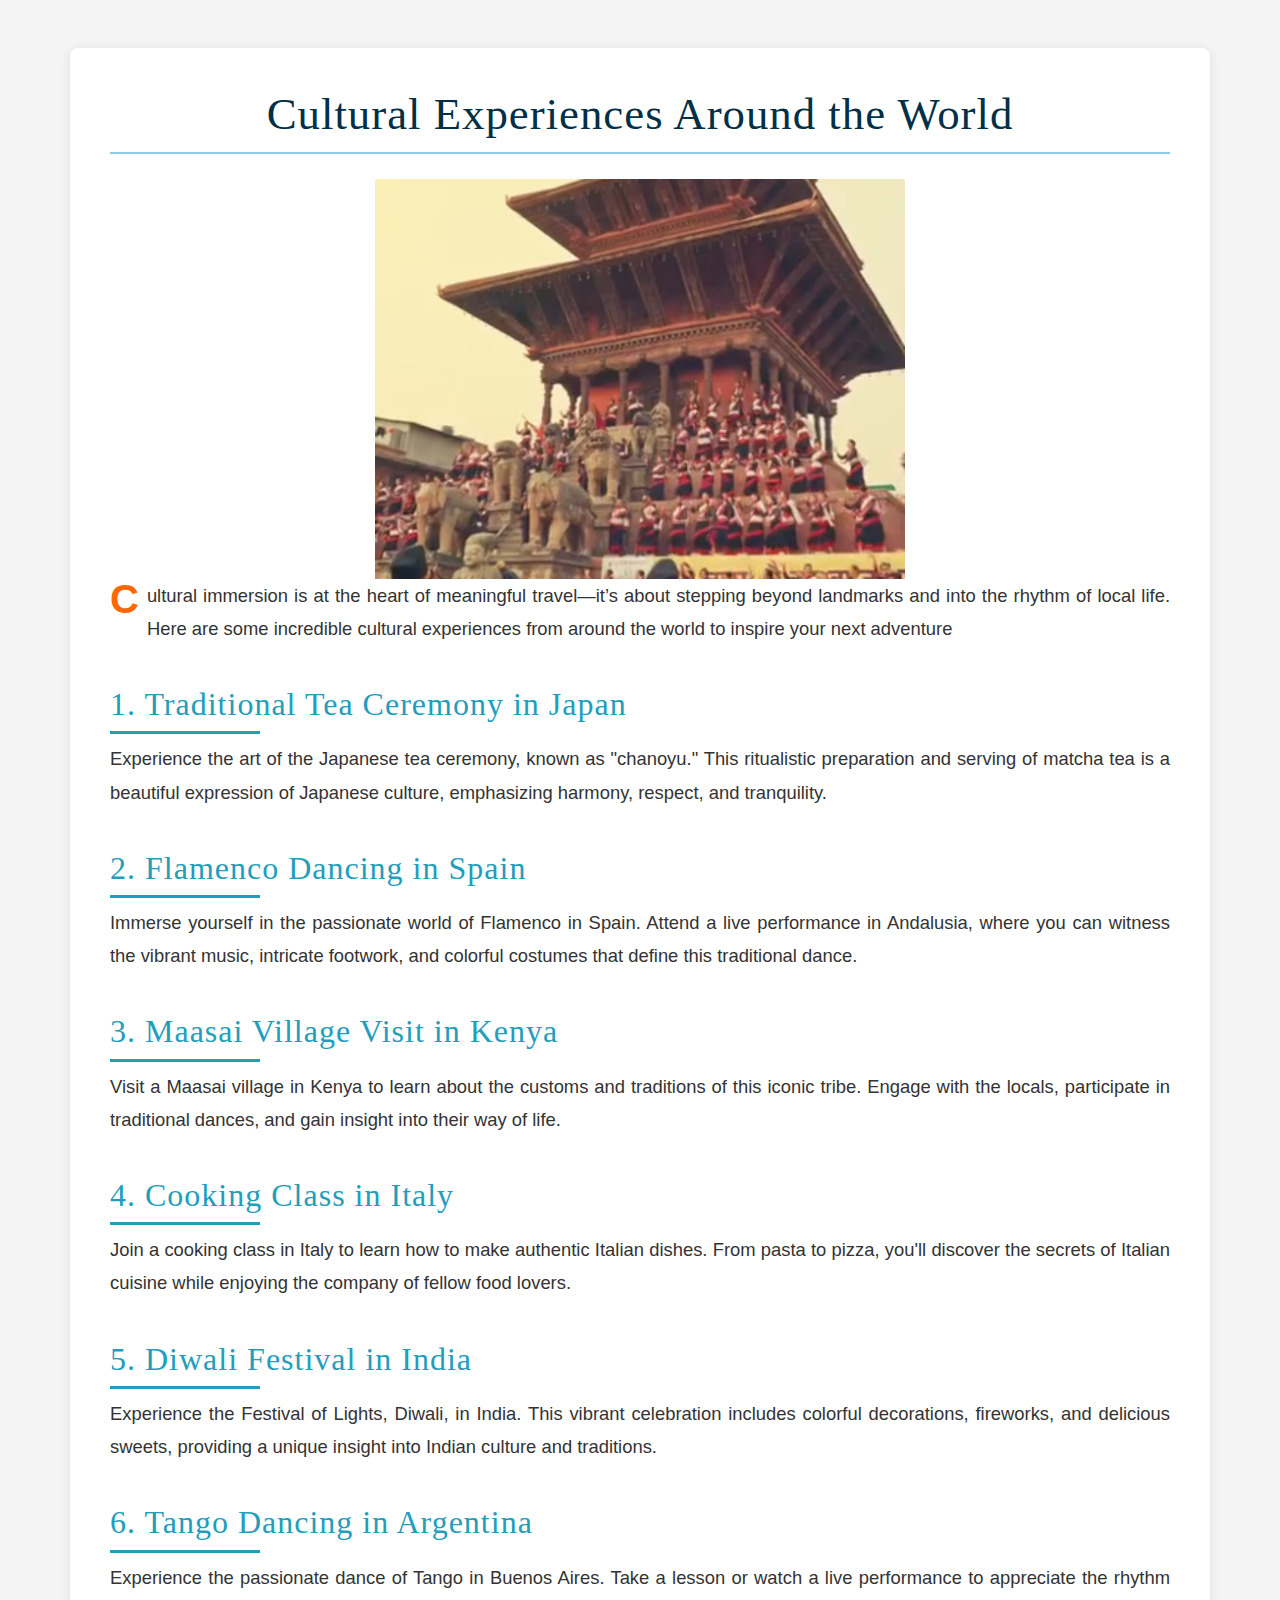
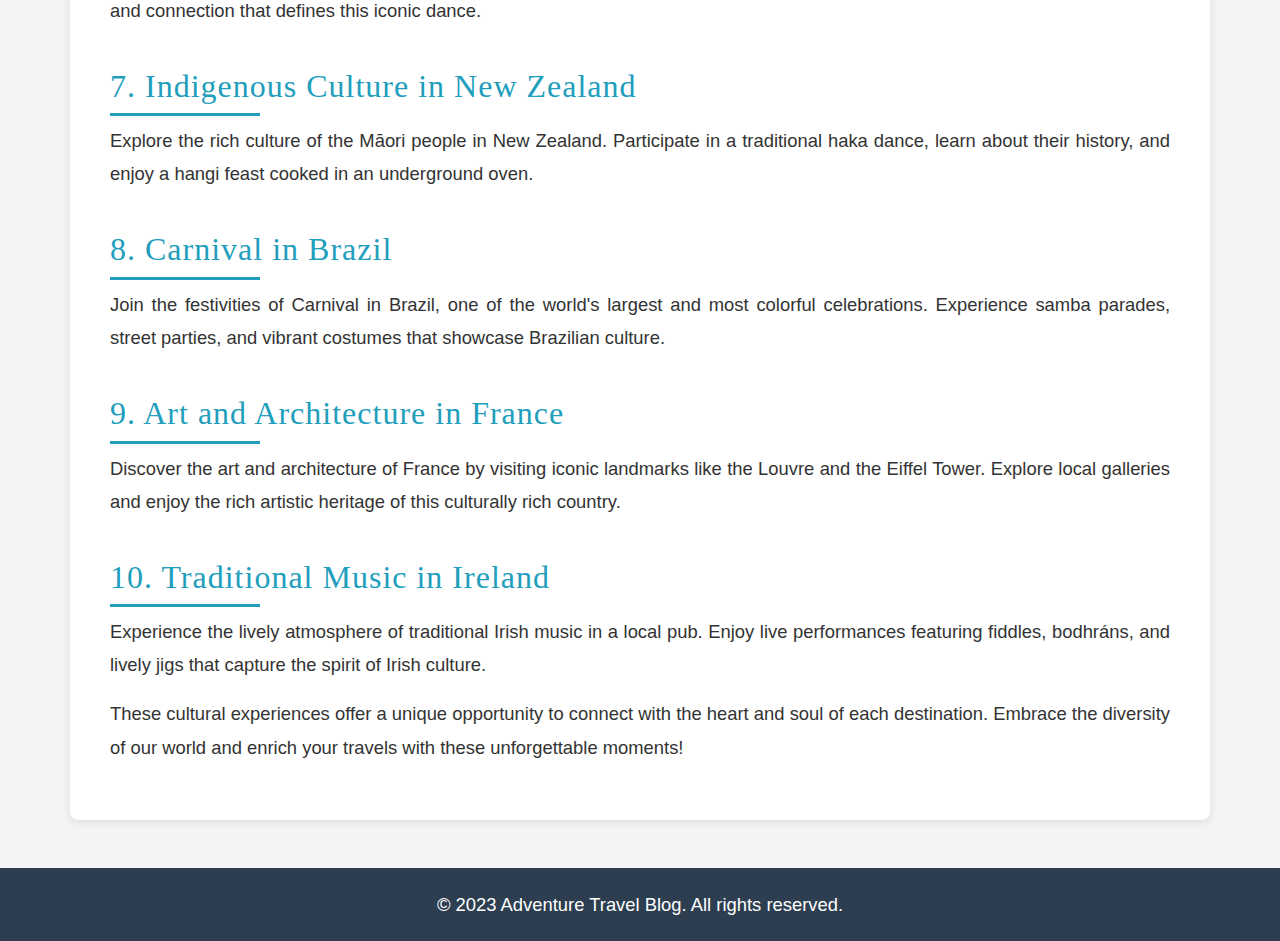
<file: cultural.html>
<!DOCTYPE html>
<html lang="en">
<head>
    <meta charset="UTF-8">
    <meta name="viewport" content="width=device-width, initial-scale=1.0">
    <title>Cultural Experiences Around the World - Adventure Travel Blog</title>
    <link rel="stylesheet" href="https://stackpath.bootstrapcdn.com/bootstrap/4.5.2/css/bootstrap.min.css">
    <style>
        body {
            font-family: 'Arial', sans-serif;
            margin: 0;
            padding: 0;
            background-color: #f4f4f4;
            color: #333;
        }

        h1,
        h2,
        h3 {
            font-family: 'Georgia', serif;
            color: #023047;
            letter-spacing: 1px;
        }

        h1 {
            font-size: 2.8rem;
            margin-bottom: 25px;
            border-bottom: 2px solid #8ecae6;
            padding-bottom: 10px;
        }

        h2 {
            font-size: 2rem;
            margin-top: 40px;
            color: #219ebc;
        }

        h3 {
            font-size: 1.4rem;
            margin-top: 20px;
            color: #126782;
        }

        p {
            font-size: 1.15rem;
            line-height: 1.8;
            color: #333333;
            text-align: justify;
        }

        ul {
            list-style-type: square;
            margin-left: 25px;
            color: #2c3e50;
            font-size: 1.05rem;
        }

        ul li {
            padding: 5px 0;
            transition: all 0.3s ease;
        }

        ul li:hover {
            color: #219ebc;
            padding-left: 8px;
        }

        strong {
            color: #ff6700;
        }

        /* Blockquote styling for tips or quotes */
        blockquote {
            font-style: italic;
            color: #555;
            border-left: 4px solid #8ecae6;
            padding-left: 15px;
            margin: 20px 0;
        }

        /* Subtle background highlight for important sections */
        .highlight-box {
            background-color: #f0f9ff;
            border-left: 4px solid #219ebc;
            padding: 20px;
            border-radius: 6px;
            margin-bottom: 25px;
        }

        /* Drop caps on first paragraph (for flair) */
        .container p:first-of-type::first-letter {
            font-size: 2.5rem;
            font-weight: bold;
            float: left;
            margin-right: 8px;
            line-height: 1;
            color: #ff6700;
        }

        /* Add underline effect to section headings */
        h2::after {
            content: '';
            display: block;
            width: 150px;
            height: 3px;
            background-color: #219ebc;
            margin-top: 8px;
        }

        /* Transition effect for paragraphs */
        p {
            transition: color 0.3s ease;
        }

        /* Animation for list appearance */
        ul li {
            opacity: 0;
            transform: translateX(-10px);
            animation: listFade 0.6s forwards;
            animation-delay: calc(var(--i) * 0.1s);
        }

        @keyframes listFade {
            to {
                opacity: 1;
                transform: translateX(0);
            }
        }


        footer {
            background-color: #2c3e50;
            color: #ffffff;
            text-align: center;
            padding: 20px 0;
            position: relative;
            bottom: 0;
            width: 100%;
        }

        footer p {
            margin: 0;
            color: #ffffff;
            text-align: center;
        }

        .container {
            padding: 40px;
            background-color: #ffffff;
            border-radius: 8px;
            box-shadow: 0 2px 10px rgba(0, 0, 0, 0.1);
        }

        .card-img-top {
            width: 50%;
            /* Make the image responsive */
            height: 400px;
            /* Set a fixed height for the images */
            object-fit: cover;
            /* Ensure the image covers the area without distortion */
            text-align: center;
        }

        .card-img-top {
            display: block;
            margin-left: auto;
            margin-right: auto;
        }
    </style>
</head>
<body>

    <!-- Blog Post Section -->
    <section id="cultural-experiences" class="py-5">
        <div class="container">
            <h1 class="text-center">Cultural Experiences Around the World</h1>
            <div class="text-center">
                <img src="9.jpg" class="card-img-top" alt="Adventure 1">
            </div> <!-- Centered Highlight Image -->
            <p>Cultural immersion is at the heart of meaningful travel—it’s about stepping beyond landmarks and into the rhythm of local life. Here are some incredible cultural experiences from around the world to inspire your next adventure</p>
            
            <h2>1. Traditional Tea Ceremony in Japan</h2>
            <p>Experience the art of the Japanese tea ceremony, known as "chanoyu." This ritualistic preparation and serving of matcha tea is a beautiful expression of Japanese culture, emphasizing harmony, respect, and tranquility.</p>

            <h2>2. Flamenco Dancing in Spain</h2>
            <p>Immerse yourself in the passionate world of Flamenco in Spain. Attend a live performance in Andalusia, where you can witness the vibrant music, intricate footwork, and colorful costumes that define this traditional dance.</p>

            <h2>3. Maasai Village Visit in Kenya</h2>
            <p>Visit a Maasai village in Kenya to learn about the customs and traditions of this iconic tribe. Engage with the locals, participate in traditional dances, and gain insight into their way of life.</p>

            <h2>4. Cooking Class in Italy</h2>
            <p>Join a cooking class in Italy to learn how to make authentic Italian dishes. From pasta to pizza, you'll discover the secrets of Italian cuisine while enjoying the company of fellow food lovers.</p>

            <h2>5. Diwali Festival in India</h2>
            <p>Experience the Festival of Lights, Diwali, in India. This vibrant celebration includes colorful decorations, fireworks, and delicious sweets, providing a unique insight into Indian culture and traditions.</p>

            <h2>6. Tango Dancing in Argentina</h2>
            <p>Experience the passionate dance of Tango in Buenos Aires. Take a lesson or watch a live performance to appreciate the rhythm and connection that defines this iconic dance.</p>

            <h2>7. Indigenous Culture in New Zealand</h2>
            <p>Explore the rich culture of the Māori people in New Zealand. Participate in a traditional haka dance, learn about their history, and enjoy a hangi feast cooked in an underground oven.</p>

            <h2>8. Carnival in Brazil</h2>
            <p>Join the festivities of Carnival in Brazil, one of the world's largest and most colorful celebrations. Experience samba parades, street parties, and vibrant costumes that showcase Brazilian culture.</p>

            <h2>9. Art and Architecture in France</h2>
            <p>Discover the art and architecture of France by visiting iconic landmarks like the Louvre and the Eiffel Tower. Explore local galleries and enjoy the rich artistic heritage of this culturally rich country.</p>

            <h2>10. Traditional Music in Ireland</h2>
            <p>Experience the lively atmosphere of traditional Irish music in a local pub. Enjoy live performances featuring fiddles, bodhráns, and lively jigs that capture the spirit of Irish culture.</p>

            <p>These cultural experiences offer a unique opportunity to connect with the heart and soul of each destination. Embrace the diversity of our world and enrich your travels with these unforgettable moments!</p>
        </div>
    </section>

    <!-- Footer -->
    <footer>
        <p>&copy; 2023 Adventure Travel Blog. All rights reserved.</p>
    </footer>

    <script src="https://code.jquery.com/jquery-3.5.1.slim.min.js"></script>
    <script src="https://cdn.jsdelivr.net/npm/@popperjs/core@2.9.2/dist/umd/popper.min.js"></script>
    <script src="https://stackpath.bootstrapcdn.com/bootstrap/4.5.2/js/bootstrap.min.js"></script>
</body>
</html>
</file>
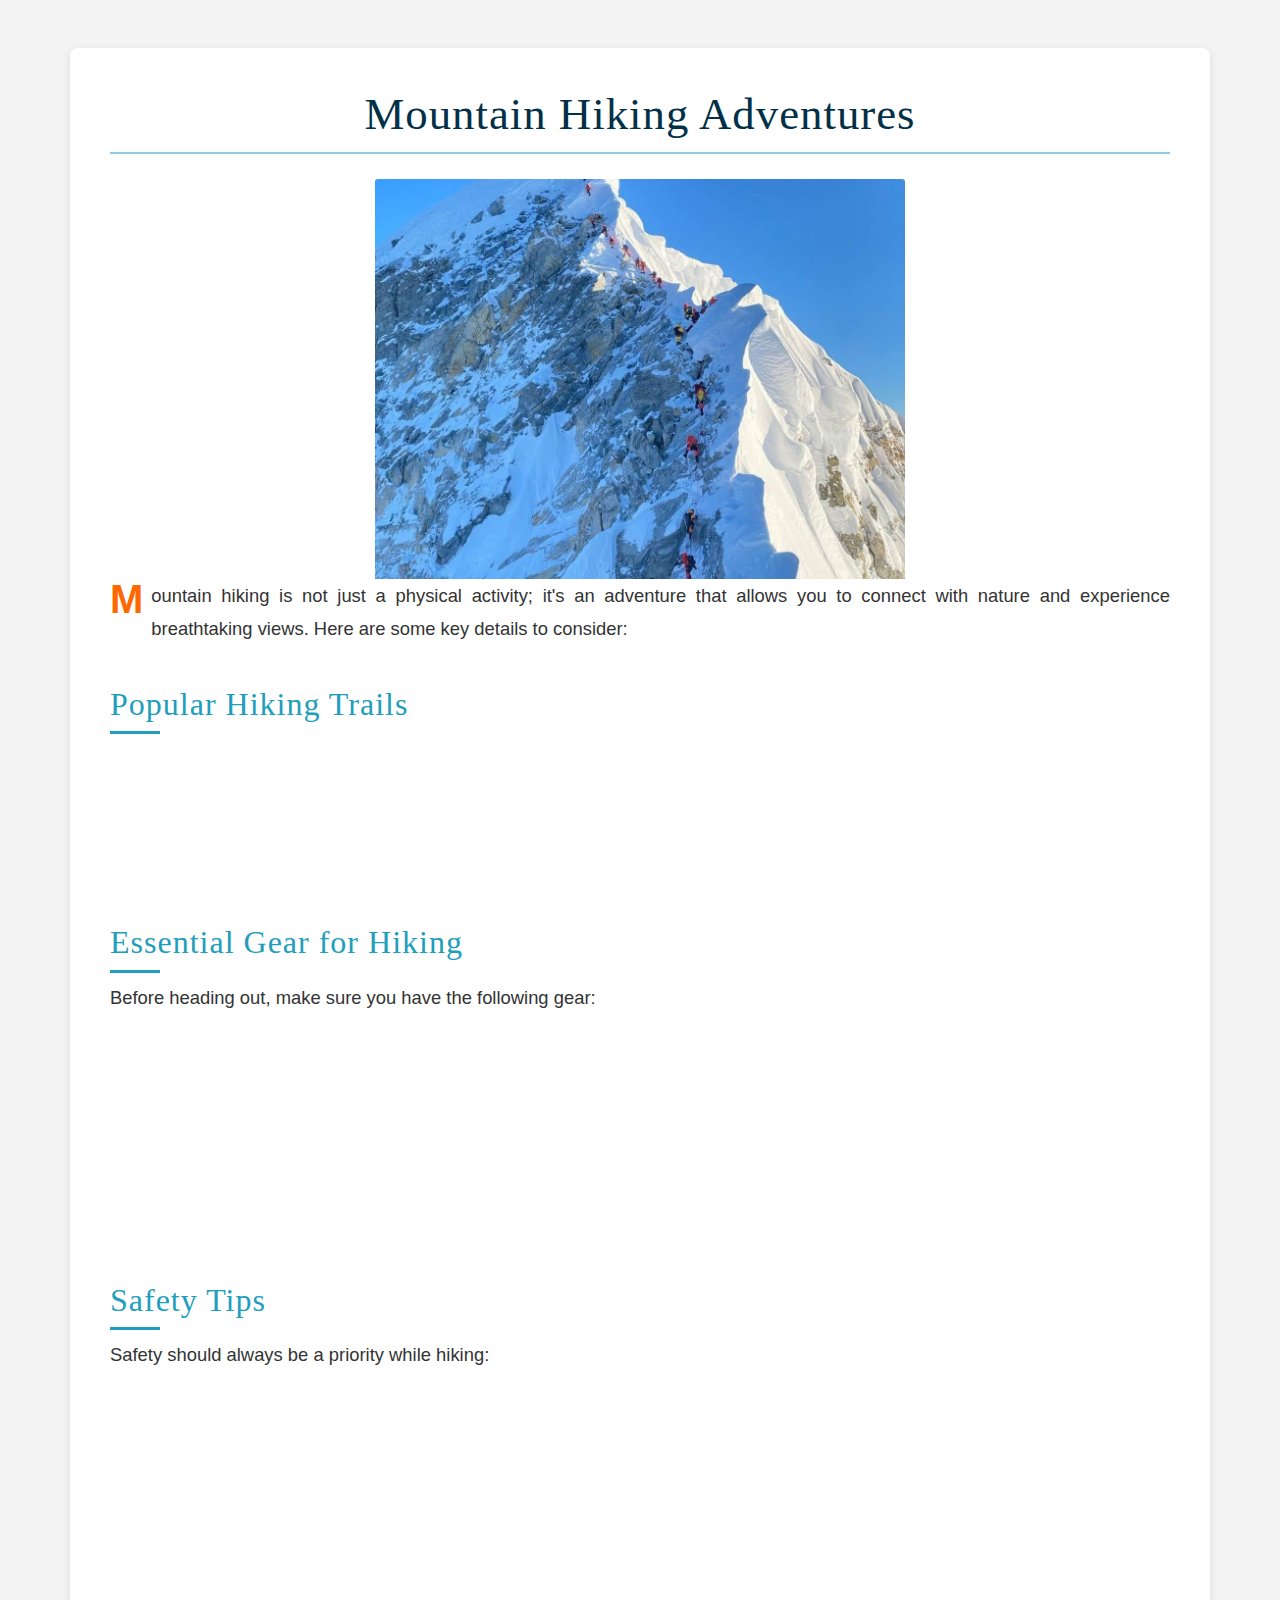
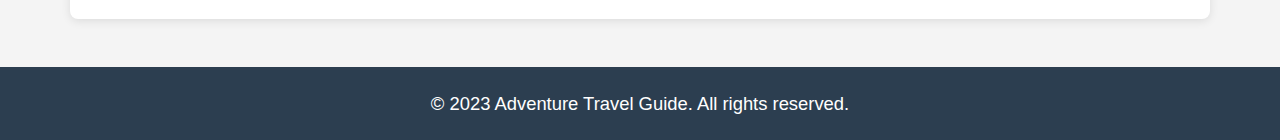
<file: mountain.html>
<!DOCTYPE html>
<html lang="en">

<head>
    <meta charset="UTF-8">
    <meta name="viewport" content="width=device-width, initial-scale=1.0">
    <title>Mountain Hiking Details - Adventure Travel Guide</title>
    <link rel="stylesheet" href="https://stackpath.bootstrapcdn.com/bootstrap/4.5.2/css/bootstrap.min.css">
    <style>
        body {
            font-family: 'Arial', sans-serif;
            margin: 0;
            padding: 0;
            background-color: #f4f4f4;
            color: #333;
        }

        h1,
        h2,
        h3 {
            font-family: 'Georgia', serif;
            color: #023047;
            letter-spacing: 1px;
        }

        h1 {
            font-size: 2.8rem;
            margin-bottom: 25px;
            border-bottom: 2px solid #8ecae6;
            padding-bottom: 10px;
        }

        h2 {
            font-size: 2rem;
            margin-top: 40px;
            color: #219ebc;
        }

        h3 {
            font-size: 1.4rem;
            margin-top: 20px;
            color: #126782;
        }

        p {
            font-size: 1.15rem;
            line-height: 1.8;
            color: #333333;
            text-align: justify;
        }

        ul {
            list-style-type: square;
            margin-left: 25px;
            color: #2c3e50;
            font-size: 1.05rem;
        }

        ul li {
            padding: 5px 0;
            transition: all 0.3s ease;
        }

        ul li:hover {
            color: #219ebc;
            padding-left: 8px;
        }

        strong {
            color: #ff6700;
        }

        /* Blockquote styling for tips or quotes */
        blockquote {
            font-style: italic;
            color: #555;
            border-left: 4px solid #8ecae6;
            padding-left: 15px;
            margin: 20px 0;
        }

        /* Subtle background highlight for important sections */
        .highlight-box {
            background-color: #f0f9ff;
            border-left: 4px solid #219ebc;
            padding: 20px;
            border-radius: 6px;
            margin-bottom: 25px;
        }

        /* Drop caps on first paragraph (for flair) */
        .container p:first-of-type::first-letter {
            font-size: 2.5rem;
            font-weight: bold;
            float: left;
            margin-right: 8px;
            line-height: 1;
            color: #ff6700;
        }

        /* Add underline effect to section headings */
        h2::after {
            content: '';
            display: block;
            width: 50px;
            height: 3px;
            background-color: #219ebc;
            margin-top: 8px;
        }

        /* Transition effect for paragraphs */
        p {
            transition: color 0.3s ease;
        }

        /* Animation for list appearance */
        ul li {
            opacity: 0;
            transform: translateX(-10px);
            animation: listFade 0.6s forwards;
            animation-delay: calc(var(--i) * 0.1s);
        }

        @keyframes listFade {
            to {
                opacity: 1;
                transform: translateX(0);
            }
        }


        footer {
            background-color: #2c3e50;
            color: #ffffff;
            text-align: center;
            padding: 20px 0;
            position: relative;
            bottom: 0;
            width: 100%;
        }

        footer p {
            margin: 0;
            color: #ffffff;
            text-align: center;
        }

        .container {
            padding: 40px;
            background-color: #ffffff;
            border-radius: 8px;
            box-shadow: 0 2px 10px rgba(0, 0, 0, 0.1);
        }

        .card-img-top {
            width: 50%;
            /* Make the image responsive */
            height: 400px;
            /* Set a fixed height for the images */
            object-fit: cover;
            /* Ensure the image covers the area without distortion */
            text-align: center;
        }

        .card-img-top {
            display: block;
            margin-left: auto;
            margin-right: auto;
        }
    </style>
</head>

<body>

    <!-- Hiking Details Section -->
    <section id="hiking-details" class="py-5">
        <div class="container">
            <h1 class="text-center">Mountain Hiking Adventures</h1>
            <div class="text-center">
                <img src="4.jpg" class="card-img-top" alt="Adventure 1">
            </div>
            <!-- Centered Highlight Image -->
            <p>Mountain hiking is not just a physical activity; it's an adventure that allows you to connect with nature
                and experience breathtaking views. Here are some key details to consider:</p>

            <h2>Popular Hiking Trails</h2>
            <ul>
                <li><strong>Appalachian Trail:</strong> A famous long-distance hiking trail in the eastern United
                    States.</li>
                <li><strong>Pacific Crest Trail:</strong> A scenic trail that runs from Mexico to Canada through
                    California, Oregon, and Washington.</li>
                <li><strong>Mount Kilimanjaro:</strong> The highest mountain in Africa, offering a challenging yet
                    rewarding hike.</li>
                <li><strong>Inca Trail:</strong> A historic trail leading to the ancient city of Machu Picchu in Peru.
                </li>
            </ul>

            <h2>Essential Gear for Hiking</h2>
            <p>Before heading out, make sure you have the following gear:</p>
            <ul>
                <li>Sturdy hiking boots</li>
                <li>Weather-appropriate clothing</li>
                <li>Backpack with hydration system</li>
                <li>First aid kit</li>
                <li>Navigation tools (map, compass, GPS)</li>
                <li>Snacks and energy bars</li>
            </ul>

            <h2>Safety Tips</h2>
            <p>Safety should always be a priority while hiking:</p>
            <ul>
                <li>Stay on marked trails.</li>
                <li>Inform someone about your hiking plans.</li>
                <li>Be aware of wildlife and know how to react.</li>
                <li>Check the weather forecast before your hike.</li>
                <li>Know your limits and turn back if necessary.</li>
            </ul>
        </div>
    </section>

    <!-- Footer -->
    <footer>
        <p>&copy; 2023 Adventure Travel Guide. All rights reserved.</p>
    </footer>

    <script src="https://code.jquery.com/jquery-3.5.1.slim.min.js"></script>
    <script src="https://cdn.jsdelivr.net/npm/@popperjs/core@2.9.2/dist/umd/popper.min.js"></script>
    <script src="https://stackpath.bootstrapcdn.com/bootstrap/4.5.2/js/bootstrap.min.js"></script>
</body>

</html>
</file>
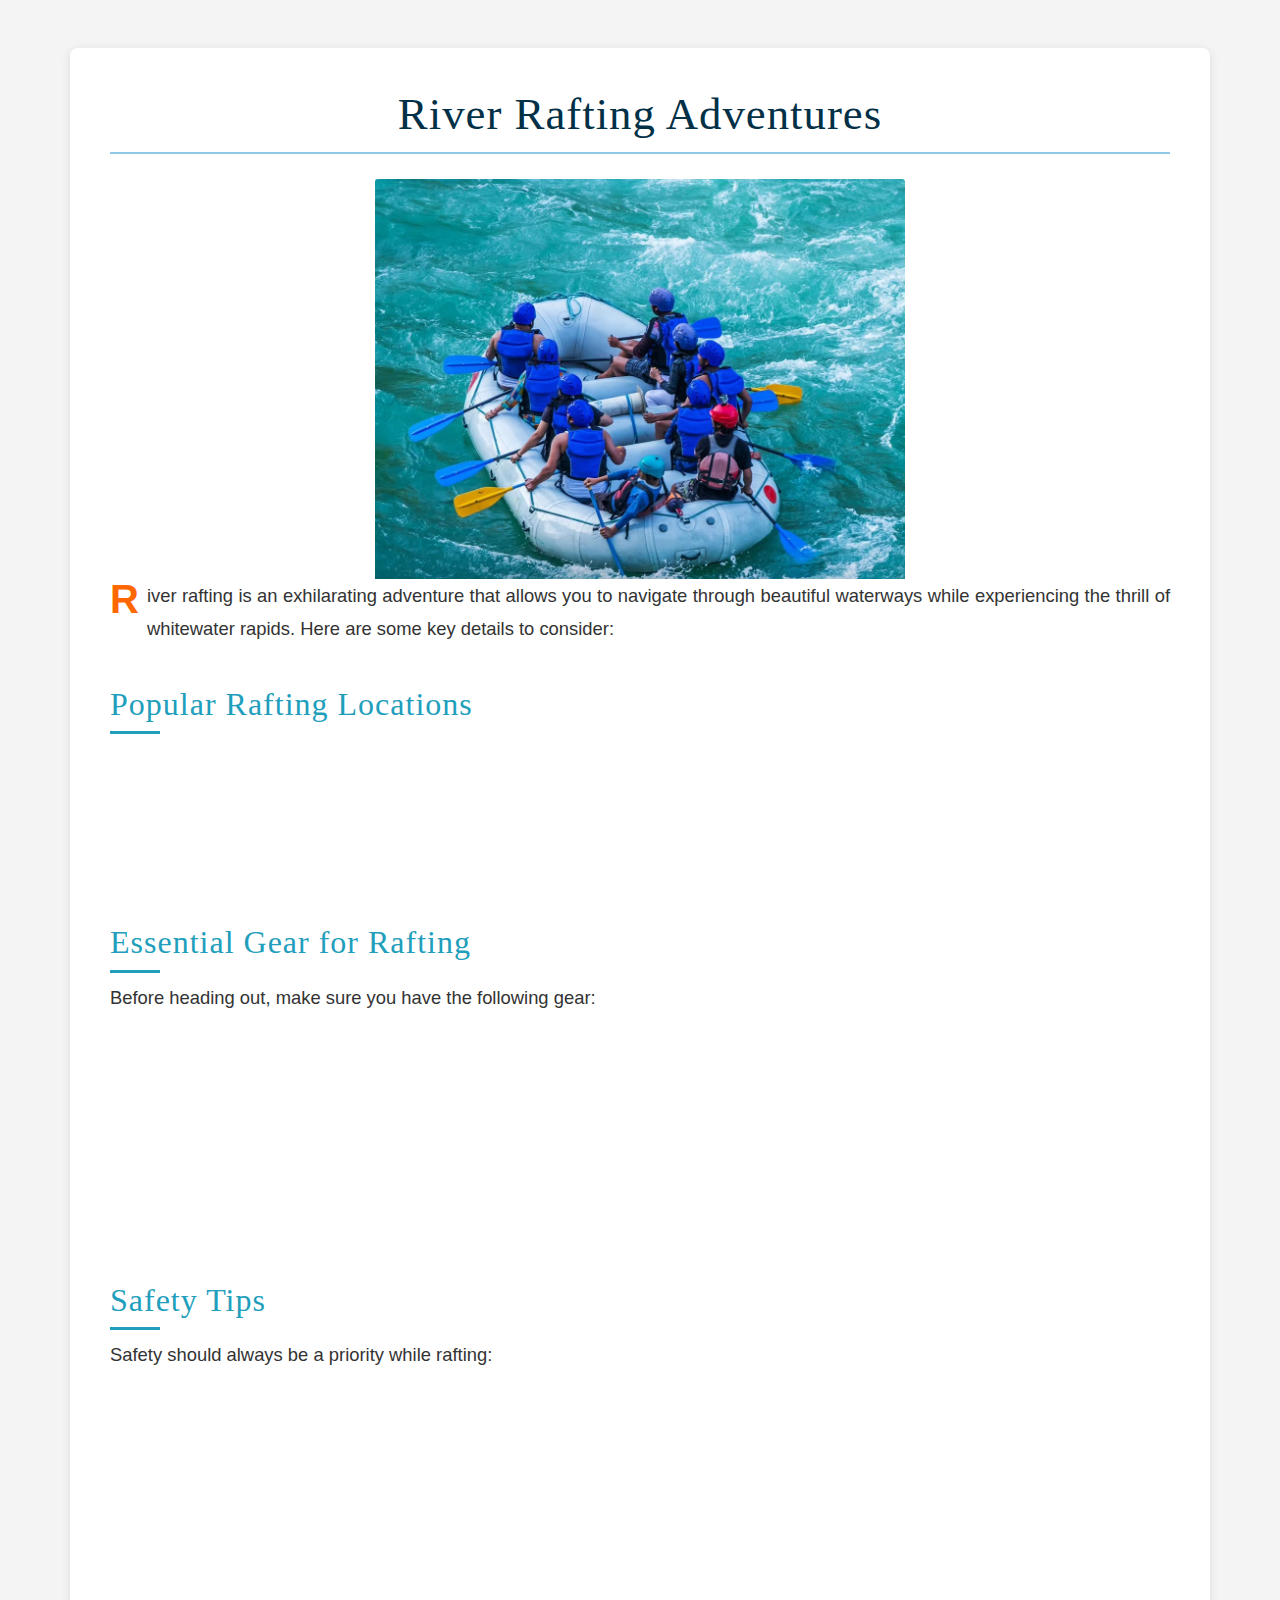
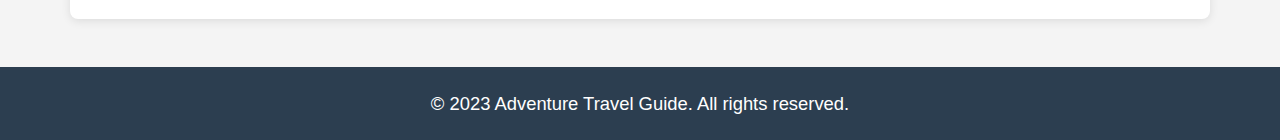
<file: river.html>
<!DOCTYPE html>
<html lang="en">

<head>
    <meta charset="UTF-8">
    <meta name="viewport" content="width=device-width, initial-scale=1.0">
    <title>River Rafting Details - Adventure Travel Guide</title>
    <link rel="stylesheet" href="https://stackpath.bootstrapcdn.com/bootstrap/4.5.2/css/bootstrap.min.css">
    <style>
        body {
            font-family: 'Arial', sans-serif;
            margin: 0;
            padding: 0;
            background-color: #f4f4f4;
            color: #333;
        }

        h1,
        h2,
        h3 {
            font-family: 'Georgia', serif;
            color: #023047;
            letter-spacing: 1px;
        }

        h1 {
            font-size: 2.8rem;
            margin-bottom: 25px;
            border-bottom: 2px solid #8ecae6;
            padding-bottom: 10px;
        }

        h2 {
            font-size: 2rem;
            margin-top: 40px;
            color: #219ebc;
        }

        h3 {
            font-size: 1.4rem;
            margin-top: 20px;
            color: #126782;
        }

        p {
            font-size: 1.15rem;
            line-height: 1.8;
            color: #333333;
            text-align: justify;
        }

        ul {
            list-style-type: square;
            margin-left: 25px;
            color: #2c3e50;
            font-size: 1.05rem;
        }

        ul li {
            padding: 5px 0;
            transition: all 0.3s ease;
        }

        ul li:hover {
            color: #219ebc;
            padding-left: 8px;
        }

        strong {
            color: #ff6700;
        }

        /* Blockquote styling for tips or quotes */
        blockquote {
            font-style: italic;
            color: #555;
            border-left: 4px solid #8ecae6;
            padding-left: 15px;
            margin: 20px 0;
        }

        /* Subtle background highlight for important sections */
        .highlight-box {
            background-color: #f0f9ff;
            border-left: 4px solid #219ebc;
            padding: 20px;
            border-radius: 6px;
            margin-bottom: 25px;
        }

        /* Drop caps on first paragraph (for flair) */
        .container p:first-of-type::first-letter {
            font-size: 2.5rem;
            font-weight: bold;
            float: left;
            margin-right: 8px;
            line-height: 1;
            color: #ff6700;
        }

        /* Add underline effect to section headings */
        h2::after {
            content: '';
            display: block;
            width: 50px;
            height: 3px;
            background-color: #219ebc;
            margin-top: 8px;
        }

        /* Transition effect for paragraphs */
        p {
            transition: color 0.3s ease;
        }

        /* Animation for list appearance */
        ul li {
            opacity: 0;
            transform: translateX(-10px);
            animation: listFade 0.6s forwards;
            animation-delay: calc(var(--i) * 0.1s);
        }

        @keyframes listFade {
            to {
                opacity: 1;
                transform: translateX(0);
            }
        }


        footer {
            background-color: #2c3e50;
            color: #ffffff;
            text-align: center;
            padding: 20px 0;
            position: relative;
            bottom: 0;
            width: 100%;
        }

        footer p {
            margin: 0;
            color: #ffffff;
            text-align: center;
        }

        .container {
            padding: 40px;
            background-color: #ffffff;
            border-radius: 8px;
            box-shadow: 0 2px 10px rgba(0, 0, 0, 0.1);
        }

        .card-img-top {
            width: 50%;
            /* Make the image responsive */
            height: 400px;
            /* Set a fixed height for the images */
            object-fit: cover;
            /* Ensure the image covers the area without distortion */
            text-align: center;
        }

        .card-img-top {
            display: block;
            margin-left: auto;
            margin-right: auto;
        }
    </style>
</head>

<body>

    <!-- River Rafting Details Section -->
    <section id="rafting-details" class="py-5">
        <div class="container">
            <h1 class="text-center">River Rafting Adventures</h1>
            <div class="text-center">
                <img src="5.jpg" class="card-img-top" alt="Adventure 1">
            </div>
            <!-- Centered Highlight Image -->
            <p>River rafting is an exhilarating adventure that allows you to navigate through beautiful waterways while
                experiencing the thrill of whitewater rapids. Here are some key details to consider:</p>

            <h2>Popular Rafting Locations</h2>
            <ul>
                <li><strong>Colorado River:</strong> Known for its stunning canyons and challenging rapids.</li>
                <li><strong>Ganges River:</strong> A spiritual journey through the heart of India with thrilling rapids.
                </li>
                <li><strong>Yukon River:</strong> A remote and scenic river offering a unique rafting experience.</li>
                <li><strong>Salmon River:</strong> Famous for its beautiful scenery and exciting whitewater.</li>
            </ul>

            <h2>Essential Gear for Rafting</h2>
            <p>Before heading out, make sure you have the following gear:</p>
            <ul>
                <li>Life jacket (PFD)</li>
                <li>Helmet</li>
                <li>Waterproof dry bags</li>
                <li>Appropriate clothing (quick-dry materials)</li>
                <li>Sun protection (sunscreen, sunglasses, hat)</li>
                <li>First aid kit</li>
            </ul>

            <h2>Safety Tips</h2>
            <p>Safety should always be a priority while rafting:</p>
            <ul>
                <li>Always wear a life jacket.</li>
                <li>Listen to your guide's instructions.</li>
                <li>Be aware of your surroundings and potential hazards.</li>
                <li>Stay with your group and avoid straying away.</li>
                <li>Know how to swim and practice self-rescue techniques.</li>
            </ul>
        </div>
    </section>

    <!-- Footer -->
    <footer>
        <p>&copy; 2023 Adventure Travel Guide. All rights reserved.</p>
    </footer>

    <script src="https://code.jquery.com/jquery-3.5.1.slim.min.js"></script>
    <script src="https://cdn.jsdelivr.net/npm/@popperjs/core@2.9.2/dist/umd/popper.min.js"></script>
    <script src="https://stackpath.bootstrapcdn.com/bootstrap/4.5.2/js/bootstrap.min.js"></script>
</body>

</html>
</file>
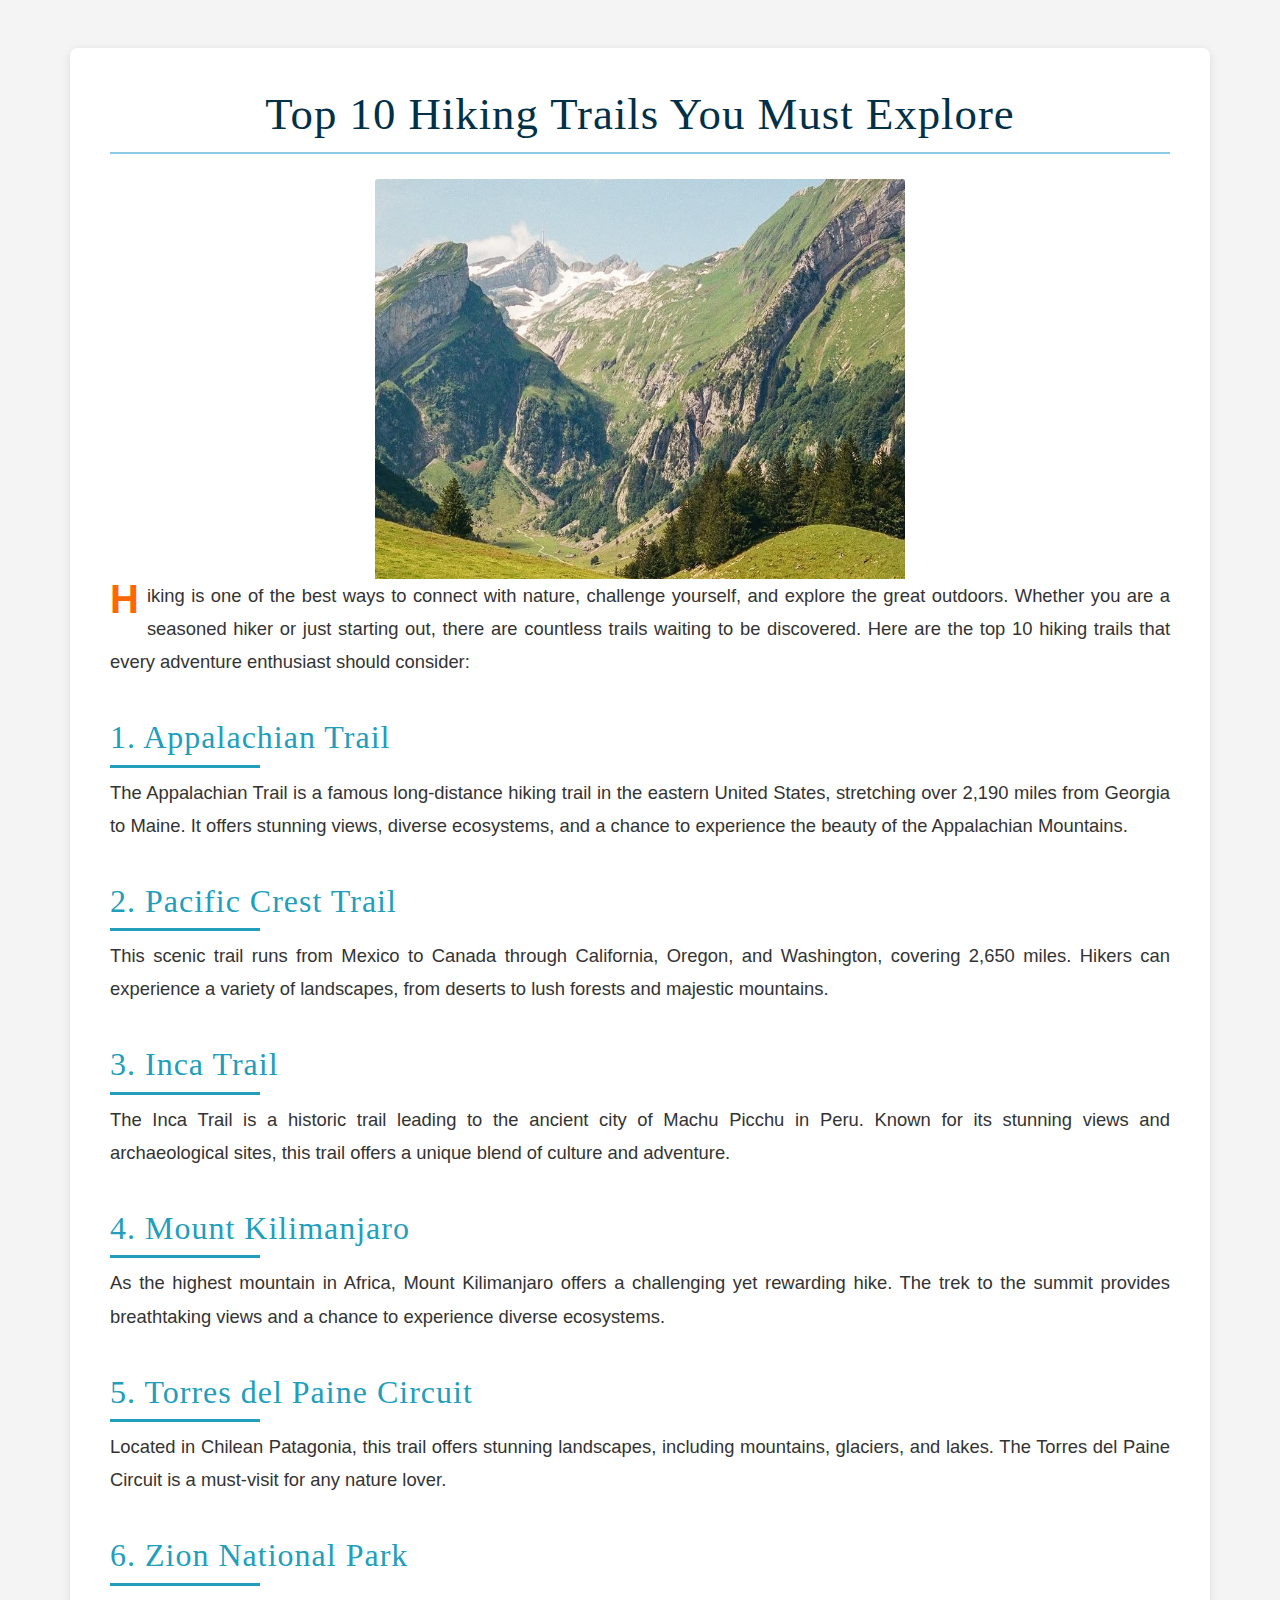
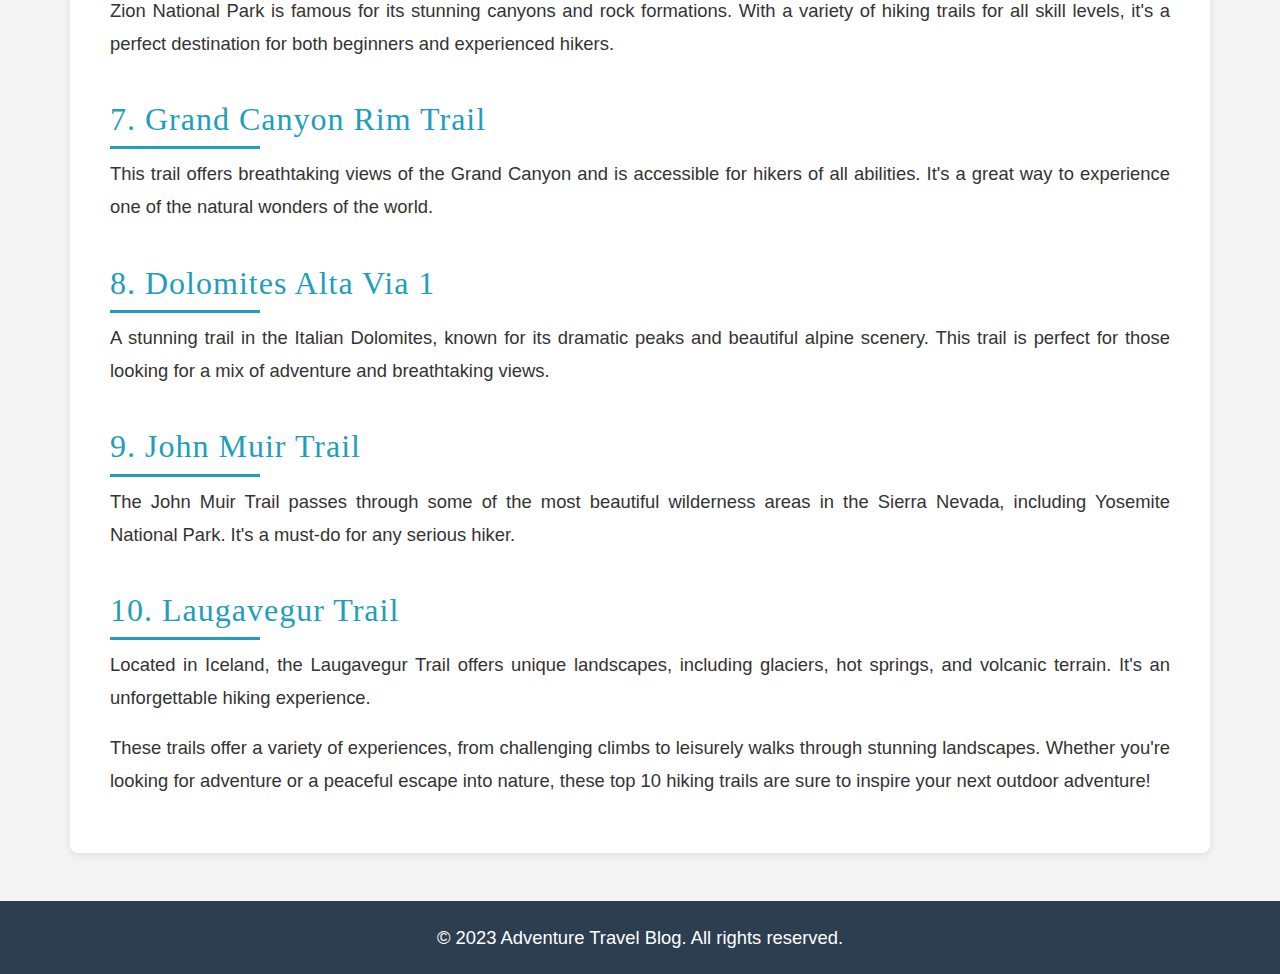
<file: trails.html>
<!DOCTYPE html>
<html lang="en">
<head>
    <meta charset="UTF-8">
    <meta name="viewport" content="width=device-width, initial-scale=1.0">
    <title>Top 10 Hiking Trails - Adventure Travel Blog</title>
    <link rel="stylesheet" href="https://stackpath.bootstrapcdn.com/bootstrap/4.5.2/css/bootstrap.min.css">
    <style>
        body {
            font-family: 'Arial', sans-serif;
            margin: 0;
            padding: 0;
            background-color: #f4f4f4;
            color: #333;
        }

        h1,
        h2,
        h3 {
            font-family: 'Georgia', serif;
            color: #023047;
            letter-spacing: 1px;
        }

        h1 {
            font-size: 2.8rem;
            margin-bottom: 25px;
            border-bottom: 2px solid #8ecae6;
            padding-bottom: 10px;
        }

        h2 {
            font-size: 2rem;
            margin-top: 40px;
            color: #219ebc;
        }

        h3 {
            font-size: 1.4rem;
            margin-top: 20px;
            color: #126782;
        }

        p {
            font-size: 1.15rem;
            line-height: 1.8;
            color: #333333;
            text-align: justify;
        }

        ul {
            list-style-type: square;
            margin-left: 25px;
            color: #2c3e50;
            font-size: 1.05rem;
        }

        ul li {
            padding: 5px 0;
            transition: all 0.3s ease;
        }

        ul li:hover {
            color: #219ebc;
            padding-left: 8px;
        }

        strong {
            color: #ff6700;
        }

        /* Blockquote styling for tips or quotes */
        blockquote {
            font-style: italic;
            color: #555;
            border-left: 4px solid #8ecae6;
            padding-left: 15px;
            margin: 20px 0;
        }

        /* Subtle background highlight for important sections */
        .highlight-box {
            background-color: #f0f9ff;
            border-left: 4px solid #219ebc;
            padding: 20px;
            border-radius: 6px;
            margin-bottom: 25px;
        }

        /* Drop caps on first paragraph (for flair) */
        .container p:first-of-type::first-letter {
            font-size: 2.5rem;
            font-weight: bold;
            float: left;
            margin-right: 8px;
            line-height: 1;
            color: #ff6700;
        }

        /* Add underline effect to section headings */
        h2::after {
            content: '';
            display: block;
            width: 150px;
            height: 3px;
            background-color: #219ebc;
            margin-top: 8px;
        }

        /* Transition effect for paragraphs */
        p {
            transition: color 0.3s ease;
        }

        /* Animation for list appearance */
        ul li {
            opacity: 0;
            transform: translateX(-10px);
            animation: listFade 0.6s forwards;
            animation-delay: calc(var(--i) * 0.1s);
        }

        @keyframes listFade {
            to {
                opacity: 1;
                transform: translateX(0);
            }
        }


        footer {
            background-color: #2c3e50;
            color: #ffffff;
            text-align: center;
            padding: 20px 0;
            position: relative;
            bottom: 0;
            width: 100%;
        }

        footer p {
            margin: 0;
            color: #ffffff;
            text-align: center;
        }

        .container {
            padding: 40px;
            background-color: #ffffff;
            border-radius: 8px;
            box-shadow: 0 2px 10px rgba(0, 0, 0, 0.1);
        }

        .card-img-top {
            width: 50%;
            /* Make the image responsive */
            height: 400px;
            /* Set a fixed height for the images */
            object-fit: cover;
            /* Ensure the image covers the area without distortion */
            text-align: center;
        }

        .card-img-top {
            display: block;
            margin-left: auto;
            margin-right: auto;
        }
    </style>
</head>
<body>

    <!-- Blog Post Section -->
    <section id="hiking-trails" class="py-5">
        <div class="container">
            <h1 class="text-center">Top 10 Hiking Trails You Must Explore</h1>
            <div class="text-center">
                <img src="7.jpg" class="card-img-top" alt="Adventure 1">
            </div> <!-- Centered Highlight Image -->
            <p>Hiking is one of the best ways to connect with nature, challenge yourself, and explore the great outdoors. Whether you are a seasoned hiker or just starting out, there are countless trails waiting to be discovered. Here are the top 10 hiking trails that every adventure enthusiast should consider:</p>
            
            <h2>1. Appalachian Trail</h2>
            <p>The Appalachian Trail is a famous long-distance hiking trail in the eastern United States, stretching over 2,190 miles from Georgia to Maine. It offers stunning views, diverse ecosystems, and a chance to experience the beauty of the Appalachian Mountains.</p>

            <h2>2. Pacific Crest Trail</h2>
            <p>This scenic trail runs from Mexico to Canada through California, Oregon, and Washington, covering 2,650 miles. Hikers can experience a variety of landscapes, from deserts to lush forests and majestic mountains.</p>

            <h2>3. Inca Trail</h2>
            <p>The Inca Trail is a historic trail leading to the ancient city of Machu Picchu in Peru. Known for its stunning views and archaeological sites, this trail offers a unique blend of culture and adventure.</p>

            <h2>4. Mount Kilimanjaro</h2>
            <p>As the highest mountain in Africa, Mount Kilimanjaro offers a challenging yet rewarding hike. The trek to the summit provides breathtaking views and a chance to experience diverse ecosystems.</p>

            <h2>5. Torres del Paine Circuit</h2>
            <p>Located in Chilean Patagonia, this trail offers stunning landscapes, including mountains, glaciers, and lakes. The Torres del Paine Circuit is a must-visit for any nature lover.</p>

            <h2>6. Zion National Park</h2>
            <p>Zion National Park is famous for its stunning canyons and rock formations. With a variety of hiking trails for all skill levels, it's a perfect destination for both beginners and experienced hikers.</p>

            <h2>7. Grand Canyon Rim Trail</h2>
            <p>This trail offers breathtaking views of the Grand Canyon and is accessible for hikers of all abilities. It's a great way to experience one of the natural wonders of the world.</p>

            <h2>8. Dolomites Alta Via 1</h2>
            <p>A stunning trail in the Italian Dolomites, known for its dramatic peaks and beautiful alpine scenery. This trail is perfect for those looking for a mix of adventure and breathtaking views.</p>

            <h2>9. John Muir Trail</h2>
            <p>The John Muir Trail passes through some of the most beautiful wilderness areas in the Sierra Nevada, including Yosemite National Park. It's a must-do for any serious hiker.</p>

            <h2>10. Laugavegur Trail</h2>
            <p>Located in Iceland, the Laugavegur Trail offers unique landscapes, including glaciers, hot springs, and volcanic terrain. It's an unforgettable hiking experience.</p>

            <p>These trails offer a variety of experiences, from challenging climbs to leisurely walks through stunning landscapes. Whether you're looking for adventure or a peaceful escape into nature, these top 10 hiking trails are sure to inspire your next outdoor adventure!</p>
        </div>
    </section>

    <!-- Footer -->
    <footer>
        <p>&copy; 2023 Adventure Travel Blog. All rights reserved.</p>
    </footer>

    <script src="https://code.jquery.com/jquery-3.5.1.slim.min.js"></script>
    <script src="https://cdn.jsdelivr.net/npm/@popperjs/core@2.9.2/dist/umd/popper.min.js"></script>
    <script src="https://stackpath.bootstrapcdn.com/bootstrap/4.5.2/js/bootstrap.min.js"></script>
</body>
</html>
</file>
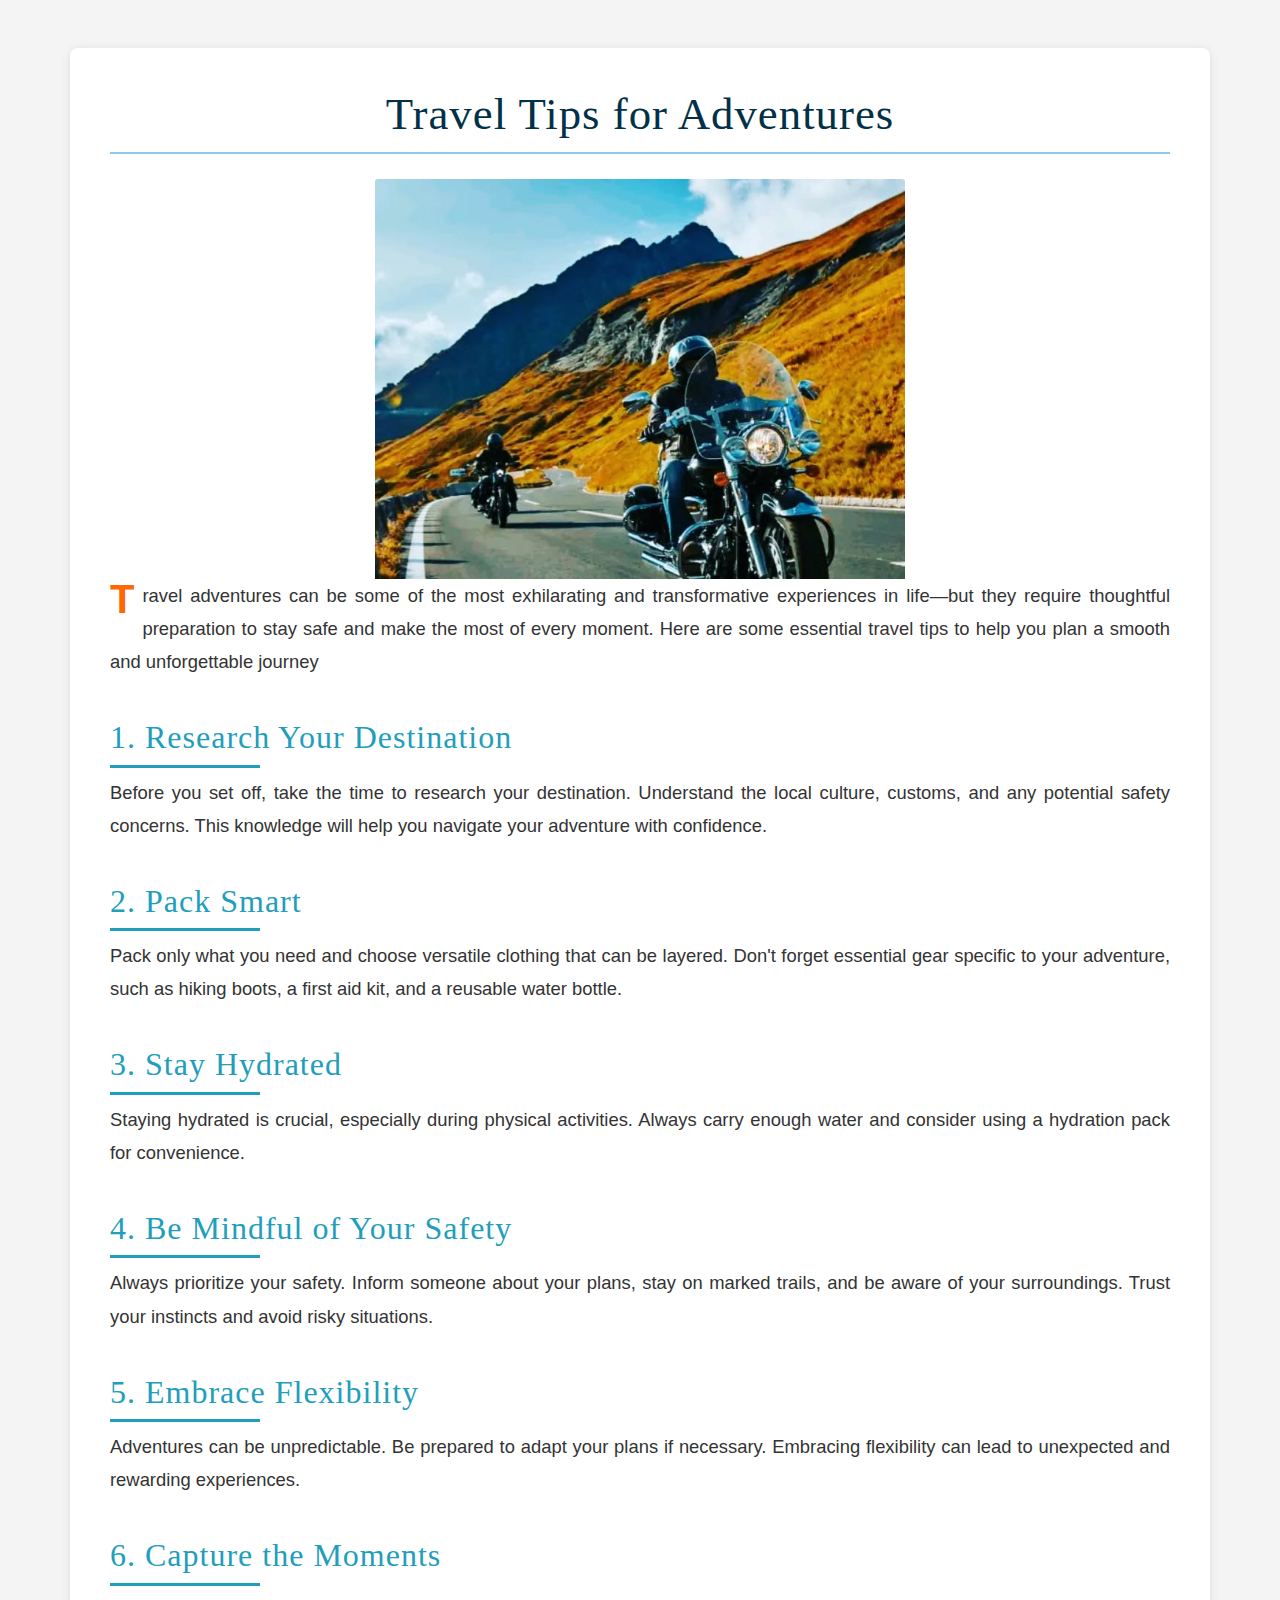
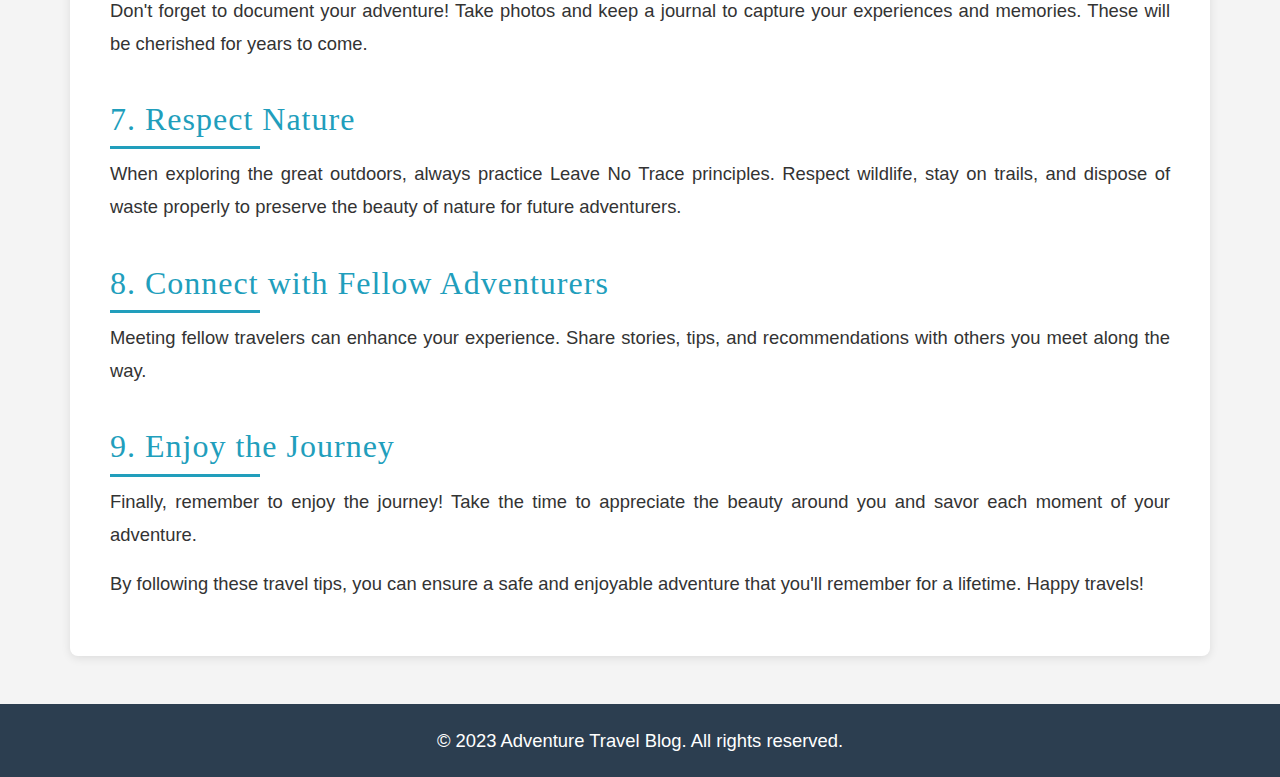
<file: travel.html>
<!DOCTYPE html>
<html lang="en">
<head>
    <meta charset="UTF-8">
    <meta name="viewport" content="width=device-width, initial-scale=1.0">
    <title>Travel Tips for Adventures - Adventure Travel Blog</title>
    <link rel="stylesheet" href="https://stackpath.bootstrapcdn.com/bootstrap/4.5.2/css/bootstrap.min.css">
    <style>
        body {
            font-family: 'Arial', sans-serif;
            margin: 0;
            padding: 0;
            background-color: #f4f4f4;
            color: #333;
        }

        h1,
        h2,
        h3 {
            font-family: 'Georgia', serif;
            color: #023047;
            letter-spacing: 1px;
        }

        h1 {
            font-size: 2.8rem;
            margin-bottom: 25px;
            border-bottom: 2px solid #8ecae6;
            padding-bottom: 10px;
        }

        h2 {
            font-size: 2rem;
            margin-top: 40px;
            color: #219ebc;
        }

        h3 {
            font-size: 1.4rem;
            margin-top: 20px;
            color: #126782;
        }

        p {
            font-size: 1.15rem;
            line-height: 1.8;
            color: #333333;
            text-align: justify;
        }

        ul {
            list-style-type: square;
            margin-left: 25px;
            color: #2c3e50;
            font-size: 1.05rem;
        }

        ul li {
            padding: 5px 0;
            transition: all 0.3s ease;
        }

        ul li:hover {
            color: #219ebc;
            padding-left: 8px;
        }

        strong {
            color: #ff6700;
        }

        /* Blockquote styling for tips or quotes */
        blockquote {
            font-style: italic;
            color: #555;
            border-left: 4px solid #8ecae6;
            padding-left: 15px;
            margin: 20px 0;
        }

        /* Subtle background highlight for important sections */
        .highlight-box {
            background-color: #f0f9ff;
            border-left: 4px solid #219ebc;
            padding: 20px;
            border-radius: 6px;
            margin-bottom: 25px;
        }

        /* Drop caps on first paragraph (for flair) */
        .container p:first-of-type::first-letter {
            font-size: 2.5rem;
            font-weight: bold;
            float: left;
            margin-right: 8px;
            line-height: 1;
            color: #ff6700;
        }

        /* Add underline effect to section headings */
        h2::after {
            content: '';
            display: block;
            width: 150px;
            height: 3px;
            background-color: #219ebc;
            margin-top: 8px;
        }

        /* Transition effect for paragraphs */
        p {
            transition: color 0.3s ease;
        }

        /* Animation for list appearance */
        ul li {
            opacity: 0;
            transform: translateX(-10px);
            animation: listFade 0.6s forwards;
            animation-delay: calc(var(--i) * 0.1s);
        }

        @keyframes listFade {
            to {
                opacity: 1;
                transform: translateX(0);
            }
        }


        footer {
            background-color: #2c3e50;
            color: #ffffff;
            text-align: center;
            padding: 20px 0;
            position: relative;
            bottom: 0;
            width: 100%;
        }

        footer p {
            margin: 0;
            color: #ffffff;
            text-align: center;
        }

        .container {
            padding: 40px;
            background-color: #ffffff;
            border-radius: 8px;
            box-shadow: 0 2px 10px rgba(0, 0, 0, 0.1);
        }

        .card-img-top {
            width: 50%;
            /* Make the image responsive */
            height: 400px;
            /* Set a fixed height for the images */
            object-fit: cover;
            /* Ensure the image covers the area without distortion */
            text-align: center;
        }

        .card-img-top {
            display: block;
            margin-left: auto;
            margin-right: auto;
        }
    </style>
</head>
<body>

    <!-- Blog Post Section -->
    <section id="travel-tips" class="py-5">
        <div class="container">
            <h1 class="text-center">Travel Tips for Adventures</h1>
            <div class="text-center">
                <img src="8.webp" class="card-img-top" alt="Adventure 1">
            </div> <!-- Centered Highlight Image -->
            <p>Travel adventures can be some of the most exhilarating and transformative experiences in life—but they require thoughtful preparation to stay safe and make the most of every moment. Here are some essential travel tips to help you plan a smooth and unforgettable journey</p>
            
            <h2>1. Research Your Destination</h2>
            <p>Before you set off, take the time to research your destination. Understand the local culture, customs, and any potential safety concerns. This knowledge will help you navigate your adventure with confidence.</p>

            <h2>2. Pack Smart</h2>
            <p>Pack only what you need and choose versatile clothing that can be layered. Don't forget essential gear specific to your adventure, such as hiking boots, a first aid kit, and a reusable water bottle.</p>

            <h2>3. Stay Hydrated</h2>
            <p>Staying hydrated is crucial, especially during physical activities. Always carry enough water and consider using a hydration pack for convenience.</p>

            <h2>4. Be Mindful of Your Safety</h2>
            <p>Always prioritize your safety. Inform someone about your plans, stay on marked trails, and be aware of your surroundings. Trust your instincts and avoid risky situations.</p>

            <h2>5. Embrace Flexibility</h2>
            <p>Adventures can be unpredictable. Be prepared to adapt your plans if necessary. Embracing flexibility can lead to unexpected and rewarding experiences.</p>

            <h2>6. Capture the Moments</h2>
            <p>Don't forget to document your adventure! Take photos and keep a journal to capture your experiences and memories. These will be cherished for years to come.</p>

            <h2>7. Respect Nature</h2>
            <p>When exploring the great outdoors, always practice Leave No Trace principles. Respect wildlife, stay on trails, and dispose of waste properly to preserve the beauty of nature for future adventurers.</p>

            <h2>8. Connect with Fellow Adventurers</h2>
            <p>Meeting fellow travelers can enhance your experience. Share stories, tips, and recommendations with others you meet along the way.</p>

            <h2>9. Enjoy the Journey</h2>
            <p>Finally, remember to enjoy the journey! Take the time to appreciate the beauty around you and savor each moment of your adventure.</p>

            <p>By following these travel tips, you can ensure a safe and enjoyable adventure that you'll remember for a lifetime. Happy travels!</p>
        </div>
    </section>

    <!-- Footer -->
    <footer>
        <p>&copy; 2023 Adventure Travel Blog. All rights reserved.</p>
    </footer>

    <script src="https://code.jquery.com/jquery-3.5.1.slim.min.js"></script>
    <script src="https://cdn.jsdelivr.net/npm/@popperjs/core@2.9.2/dist/umd/popper.min.js"></script>
    <script src="https://stackpath.bootstrapcdn.com/bootstrap/4.5.2/js/bootstrap.min.js"></script>
</body>
</html>
</file>
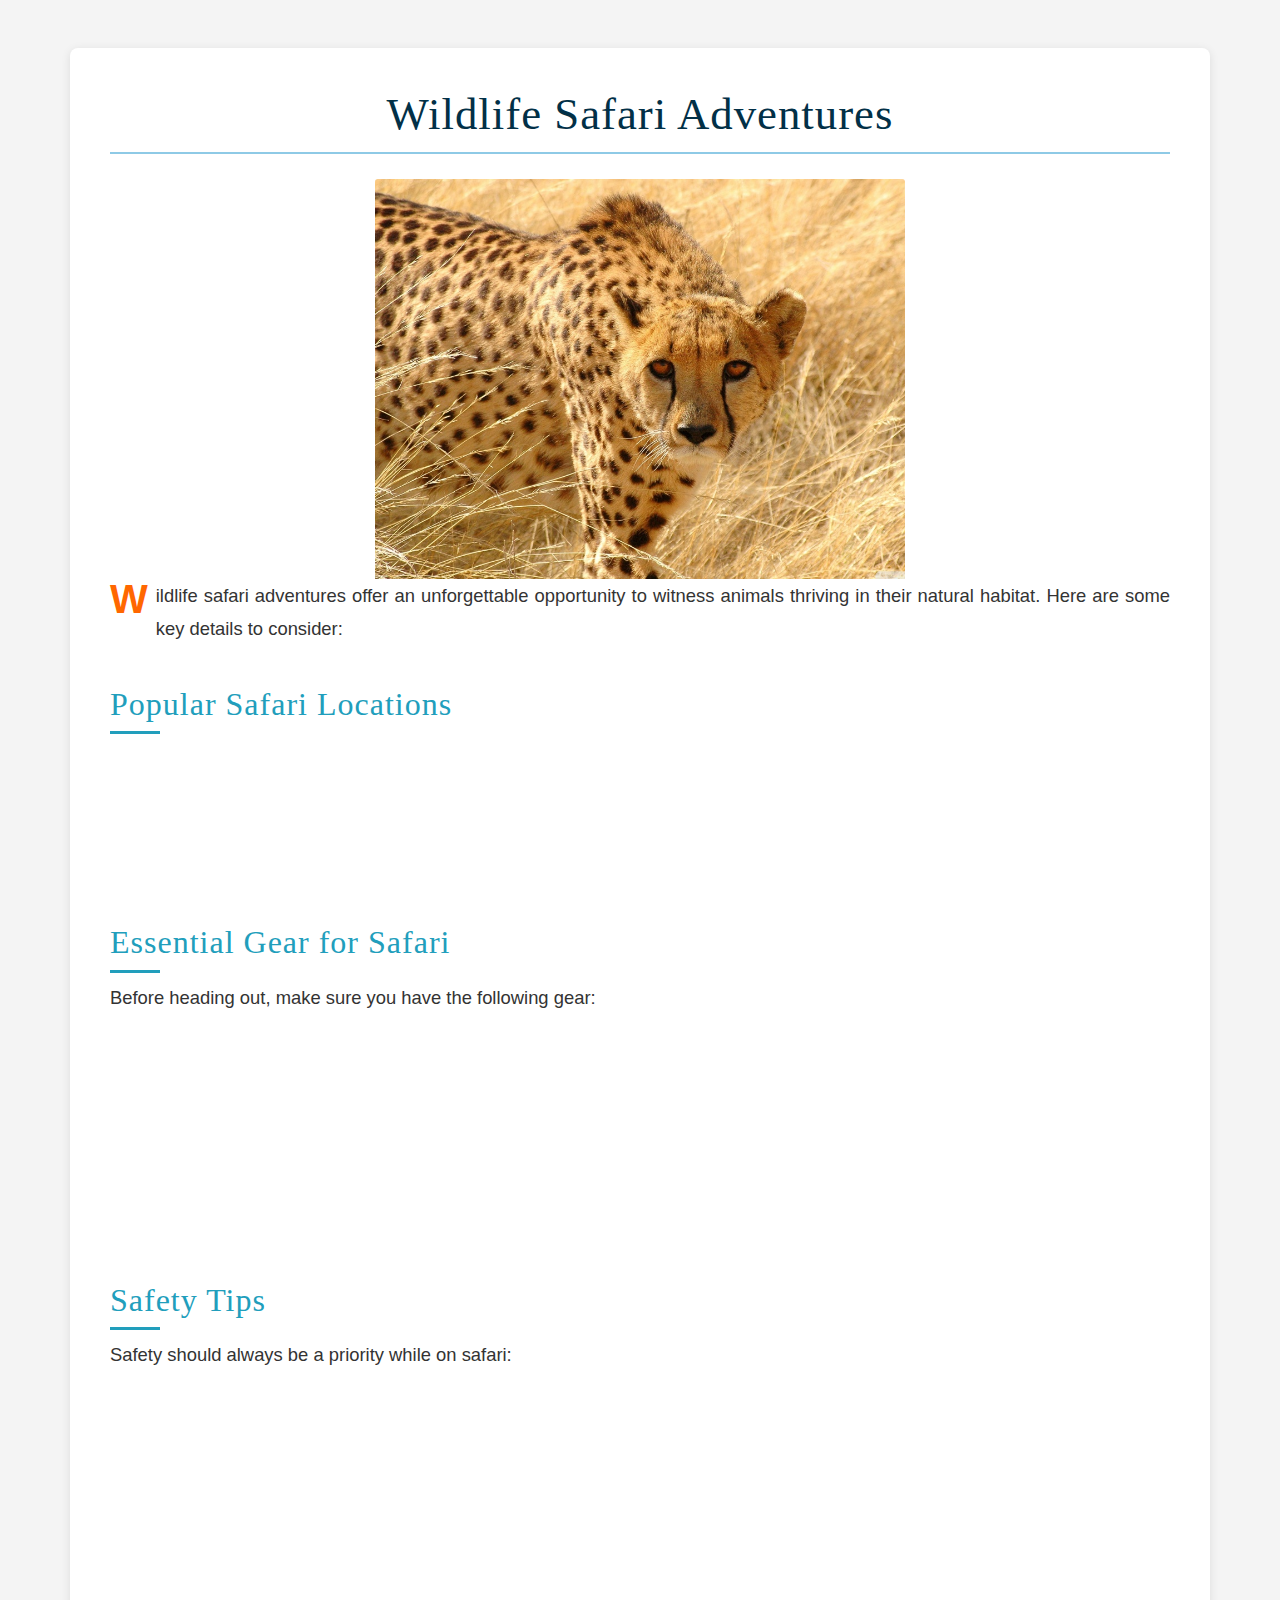
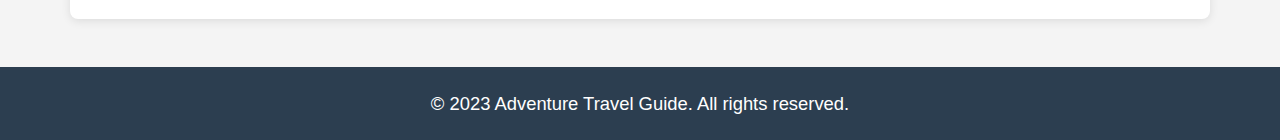
<file: wildlife.html>
<!DOCTYPE html>
<html lang="en">
<head>
    <meta charset="UTF-8">
    <meta name="viewport" content="width=device-width, initial-scale=1.0">
    <title>Wildlife Safari Details - Adventure Travel Guide</title>
    <link rel="stylesheet" href="https://stackpath.bootstrapcdn.com/bootstrap/4.5.2/css/bootstrap.min.css">
    <style>
        body {
            font-family: 'Arial', sans-serif;
            margin: 0;
            padding: 0;
            background-color: #f4f4f4;
            color: #333;
        }

        h1,
        h2,
        h3 {
            font-family: 'Georgia', serif;
            color: #023047;
            letter-spacing: 1px;
        }

        h1 {
            font-size: 2.8rem;
            margin-bottom: 25px;
            border-bottom: 2px solid #8ecae6;
            padding-bottom: 10px;
        }

        h2 {
            font-size: 2rem;
            margin-top: 40px;
            color: #219ebc;
        }

        h3 {
            font-size: 1.4rem;
            margin-top: 20px;
            color: #126782;
        }

        p {
            font-size: 1.15rem;
            line-height: 1.8;
            color: #333333;
            text-align: justify;
        }

        ul {
            list-style-type: square;
            margin-left: 25px;
            color: #2c3e50;
            font-size: 1.05rem;
        }

        ul li {
            padding: 5px 0;
            transition: all 0.3s ease;
        }

        ul li:hover {
            color: #219ebc;
            padding-left: 8px;
        }

        strong {
            color: #ff6700;
        }

        /* Blockquote styling for tips or quotes */
        blockquote {
            font-style: italic;
            color: #555;
            border-left: 4px solid #8ecae6;
            padding-left: 15px;
            margin: 20px 0;
        }

        /* Subtle background highlight for important sections */
        .highlight-box {
            background-color: #f0f9ff;
            border-left: 4px solid #219ebc;
            padding: 20px;
            border-radius: 6px;
            margin-bottom: 25px;
        }

        /* Drop caps on first paragraph (for flair) */
        .container p:first-of-type::first-letter {
            font-size: 2.5rem;
            font-weight: bold;
            float: left;
            margin-right: 8px;
            line-height: 1;
            color: #ff6700;
        }

        /* Add underline effect to section headings */
        h2::after {
            content: '';
            display: block;
            width: 50px;
            height: 3px;
            background-color: #219ebc;
            margin-top: 8px;
        }

        /* Transition effect for paragraphs */
        p {
            transition: color 0.3s ease;
        }

        /* Animation for list appearance */
        ul li {
            opacity: 0;
            transform: translateX(-10px);
            animation: listFade 0.6s forwards;
            animation-delay: calc(var(--i) * 0.1s);
        }

        @keyframes listFade {
            to {
                opacity: 1;
                transform: translateX(0);
            }
        }


        footer {
            background-color: #2c3e50;
            color: #ffffff;
            text-align: center;
            padding: 20px 0;
            position: relative;
            bottom: 0;
            width: 100%;
        }

        footer p {
            margin: 0;
            color: #ffffff;
            text-align: center;
        }

        .container {
            padding: 40px;
            background-color: #ffffff;
            border-radius: 8px;
            box-shadow: 0 2px 10px rgba(0, 0, 0, 0.1);
        }

        .card-img-top {
            width: 50%;
            /* Make the image responsive */
            height: 400px;
            /* Set a fixed height for the images */
            object-fit: cover;
            /* Ensure the image covers the area without distortion */
            text-align: center;
        }

        .card-img-top {
            display: block;
            margin-left: auto;
            margin-right: auto;
        }
    </style>
</head>
<body>

    <!-- Wildlife Safari Details Section -->
    <section id="safari-details" class="py-5">
        <div class="container">
            <h1 class="text-center">Wildlife Safari Adventures</h1>
            <div class="text-center">
                <img src="6.jpg" class="card-img-top" alt="Adventure 1">
            </div> <!-- Centered Highlight Image -->
            <p>Wildlife safari adventures offer an unforgettable opportunity to witness animals thriving in their natural habitat. Here are some key details to consider:</p>
            
            <h2>Popular Safari Locations</h2>
            <ul>
                <li><strong>Serengeti National Park:</strong> Famous for the Great Migration and diverse wildlife.</li>
                <li><strong>Kruger National Park:</strong> One of Africa's largest game reserves, home to the Big Five.</li>
                <li><strong>Masai Mara:</strong> Known for its stunning landscapes and rich wildlife.</li>
                <li><strong>Yellowstone National Park:</strong> Offers a unique opportunity to see North American wildlife.</li>
            </ul>

            <h2>Essential Gear for Safari</h2>
            <p>Before heading out, make sure you have the following gear:</p>
            <ul>
                <li>Binoculars for wildlife viewing</li>
                <li>Camera with zoom lens</li>
                <li>Comfortable clothing and sturdy shoes</li>
                <li>Sun protection (sunscreen, sunglasses, hat)</li>
                <li>Insect repellent</li>
                <li>Water bottle and snacks</li>
            </ul>

            <h2>Safety Tips</h2>
            <p>Safety should always be a priority while on safari:</p>
            <ul>
                <li>Follow your guide's instructions at all times.</li>
                <li>Stay inside the vehicle unless instructed otherwise.</li>
                <li>Keep a safe distance from wildlife.</li>
                <li>Be aware of your surroundings and potential hazards.</li>
                <li>Do not feed or provoke animals.</li>
            </ul>
        </div>
    </section>

    <!-- Footer -->
    <footer>
        <p>&copy; 2023 Adventure Travel Guide. All rights reserved.</p>
    </footer>

    <script src="https://code.jquery.com/jquery-3.5.1.slim.min.js"></script>
    <script src="https://cdn.jsdelivr.net/npm/@popperjs/core@2.9.2/dist/umd/popper.min.js"></script>
    <script src="https://stackpath.bootstrapcdn.com/bootstrap/4.5.2/js/bootstrap.min.js"></script>
</body>
</html>
</file>
